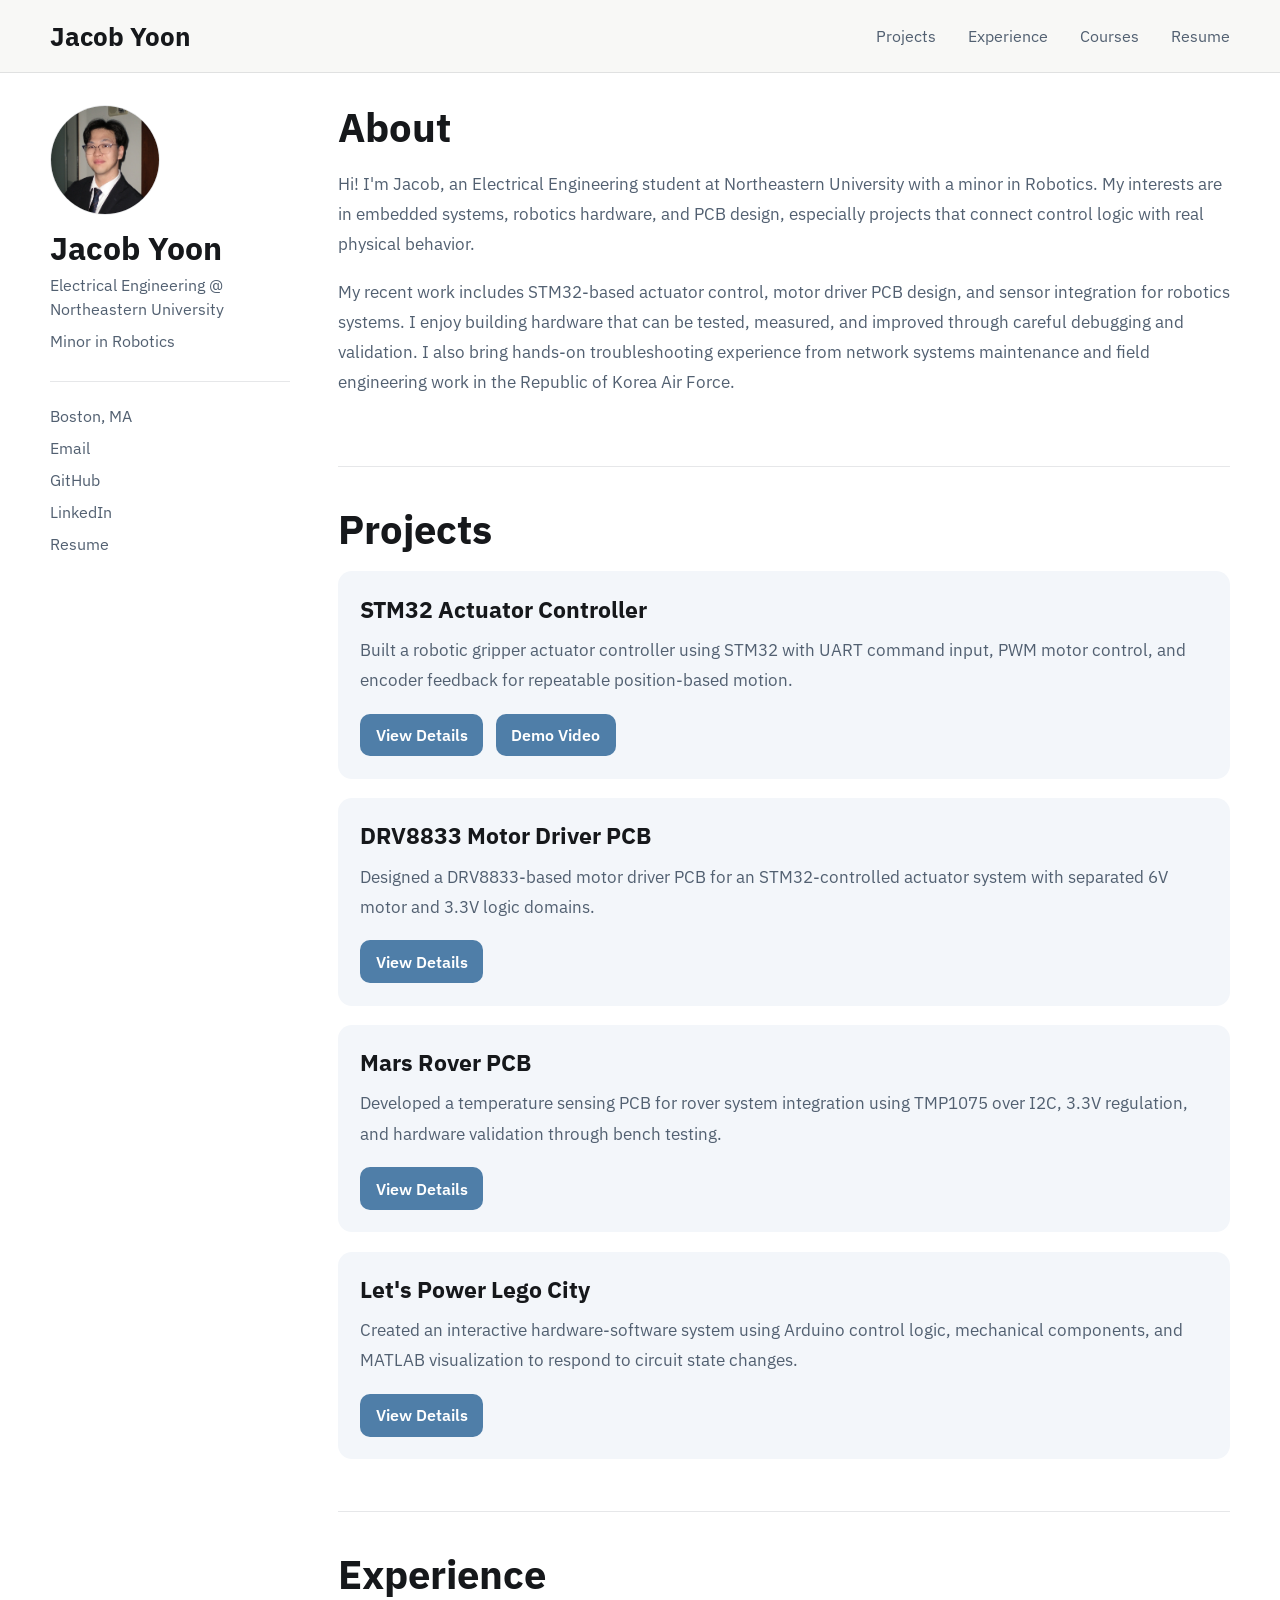
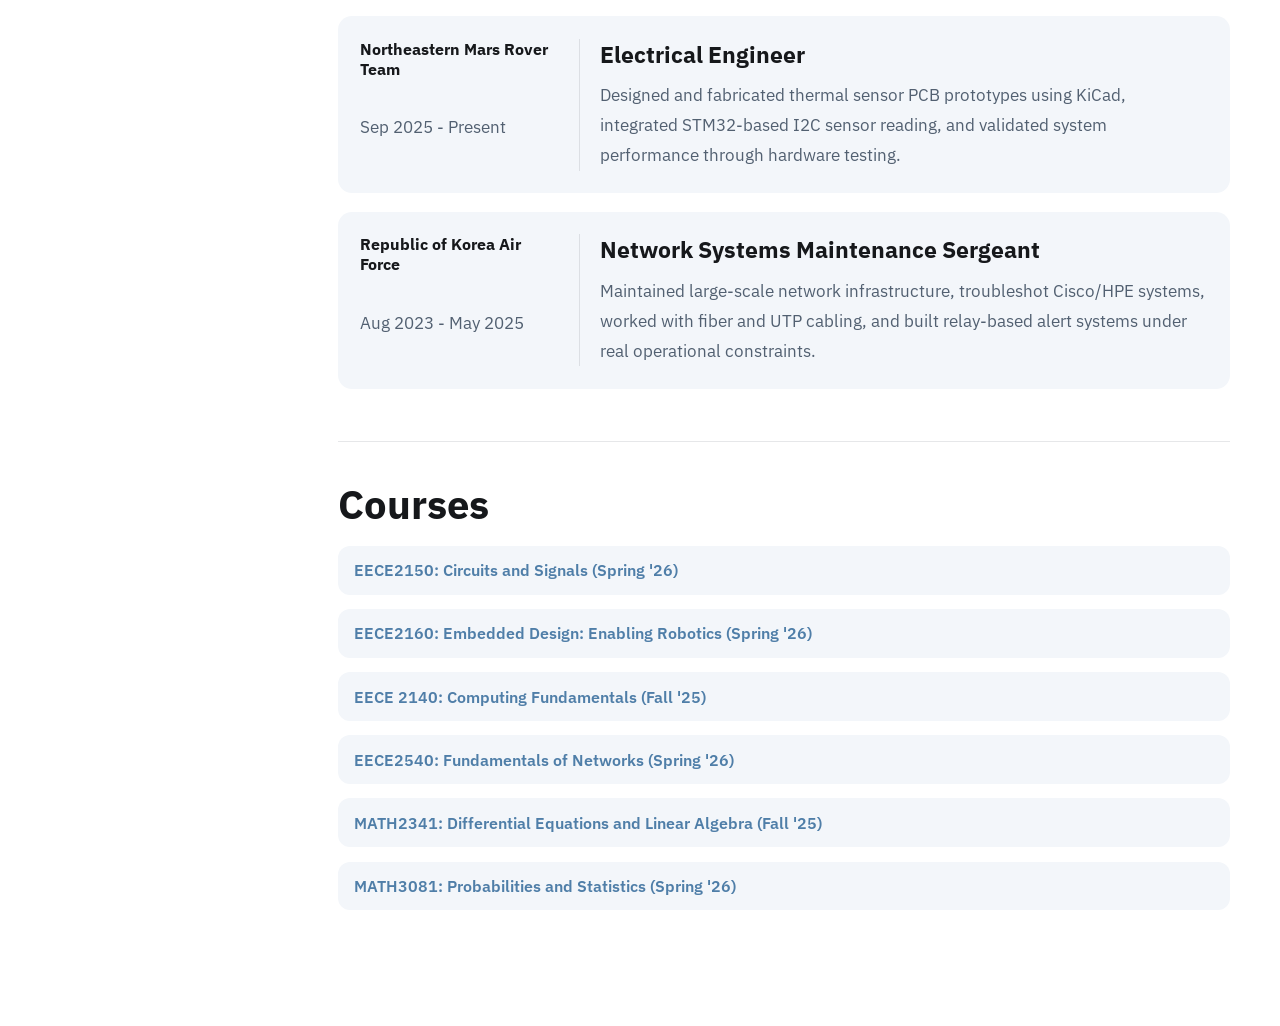
<file: index.html>
<!DOCTYPE html>
<html lang="en">
<head>
  <meta charset="UTF-8" />
  <meta name="viewport" content="width=device-width, initial-scale=1.0" />
  <title>Jacob Yoon | Embedded Systems Portfolio</title>
  <meta
    name="description"
    content="Portfolio of Jacob Yoon, an Electrical Engineering student focused on embedded systems, robotics hardware, and PCB design."
  />
  <link rel="preconnect" href="https://fonts.googleapis.com" />
  <link rel="preconnect" href="https://fonts.gstatic.com" crossorigin />
  <link
    href="https://fonts.googleapis.com/css2?family=IBM+Plex+Sans:wght@400;500;600;700&display=swap"
    rel="stylesheet"
  />
  <link rel="stylesheet" href="style.css" />
</head>
<body>
  <header class="topbar">
    <div class="topbar-inner">
      <a class="topbar-brand" href="#about">Jacob Yoon</a>
      <nav class="topbar-nav">
        <a href="#projects">Projects</a>
        <a href="#experience">Experience</a>
        <a href="#courses">Courses</a>
        <a href="Resume.pdf" target="_blank" rel="noreferrer">Resume</a>
      </nav>
    </div>
  </header>

  <div class="layout">
    <aside class="sidebar">
      <img
        src="images/profile.jpg"
        alt="Portrait of Jacob Yoon"
        class="profile-image"
      />

      <h1>Jacob Yoon</h1>
      <p class="sidebar-role">Electrical Engineering @ Northeastern University</p>
      <p class="sidebar-subrole">Minor in Robotics</p>

      <div class="sidebar-links">
        <p>Boston, MA</p>
        <a href="mailto:yoon.h@northeastern.edu">Email</a>
        <a href="https://github.com/your-github" target="_blank" rel="noreferrer">GitHub</a>
        <a href="https://www.linkedin.com/in/jacob-yoon-221444275" target="_blank" rel="noreferrer">LinkedIn</a>
        <a href="Resume.pdf" target="_blank" rel="noreferrer">Resume</a>
      </div>
    </aside>

    <main class="content">
      <section id="about" class="section">
        <h2>About</h2>
        <p class="lead">
          Hi! I'm Jacob, an Electrical Engineering student at Northeastern
          University with a minor in Robotics. My interests are in embedded
          systems, robotics hardware, and PCB design, especially projects that
          connect control logic with real physical behavior.
        </p>
        <p>
          My recent work includes STM32-based actuator control, motor driver PCB
          design, and sensor integration for robotics systems. I enjoy building
          hardware that can be tested, measured, and improved through careful
          debugging and validation. I also bring hands-on troubleshooting
          experience from network systems maintenance and field engineering work
          in the Republic of Korea Air Force.
        </p>
      </section>

      <section id="projects" class="section">
        <h2>Projects</h2>

        <article class="project-entry">
          
          <div class="project-body">
            <h3>STM32 Actuator Controller</h3>
            <p>
              Built a robotic gripper actuator controller using STM32 with UART
              command input, PWM motor control, and encoder feedback for
              repeatable position-based motion.
            </p>
            <div class="project-actions">
              <a href="projects/stm32-actuator.html">View Details</a>
              <a href="https://youtube.com/shorts/SIvFva_gntc" target="_blank" rel="noreferrer">Demo Video</a>
            </div>
          </div>
        </article>

        <article class="project-entry">
         
          <div class="project-body">
            <h3>DRV8833 Motor Driver PCB</h3>
            <p>
              Designed a DRV8833-based motor driver PCB for an STM32-controlled
              actuator system with separated 6V motor and 3.3V logic domains.
            </p>
            <div class="project-actions">
              <a href="projects/drv8833-pcb.html">View Details</a>
            </div>
          </div>
        </article>

        <article class="project-entry">
          
          <div class="project-body">
            <h3>Mars Rover PCB</h3>
            <p>
              Developed a temperature sensing PCB for rover system integration
              using TMP1075 over I2C, 3.3V regulation, and hardware validation
              through bench testing.
            </p>
            <div class="project-actions">
              <a href="projects/mars-rover-pcb.html">View Details</a>
            </div>
          </div>
        </article>

        <article class="project-entry">
          
          <div class="project-body">
            <h3>Let's Power Lego City</h3>
            <p>
              Created an interactive hardware-software system using Arduino
              control logic, mechanical components, and MATLAB visualization to
              respond to circuit state changes.
            </p>
            <div class="project-actions">
              <a href="projects/lego-city.html">View Details</a>
            </div>
          </div>
        </article>
      </section>

      <section id="experience" class="section">
        <h2>Experience</h2>

        <article class="experience-entry">
          <div class="experience-meta">
            <strong>Northeastern Mars Rover Team</strong>
            <span>Sep 2025 - Present</span>
          </div>
          <div class="experience-body">
            <h3>Electrical Engineer</h3>
            <p>
              Designed and fabricated thermal sensor PCB prototypes using KiCad,
              integrated STM32-based I2C sensor reading, and validated system
              performance through hardware testing.
            </p>
          </div>
        </article>

        <article class="experience-entry">
          <div class="experience-meta">
            <strong>Republic of Korea Air Force</strong>
            <span>Aug 2023 - May 2025</span>
          </div>
          <div class="experience-body">
            <h3>Network Systems Maintenance Sergeant</h3>
            <p>
              Maintained large-scale network infrastructure, troubleshot
              Cisco/HPE systems, worked with fiber and UTP cabling, and built
              relay-based alert systems under real operational constraints.
            </p>
          </div>
        </article>
      </section>

      <section id="courses" class="section">
        <h2>Courses</h2>
        <div class="course-list">
          <details class="course-item">
            <summary>EECE2150: Circuits and Signals (Spring '26)</summary>
            <p>
              Studied circuit behavior, signal analysis, and the core principles
              used to understand electrical systems in both time and frequency domains.
            </p>
          </details>

          <details class="course-item">
            <summary>EECE2160: Embedded Design: Enabling Robotics (Spring '26)</summary>
            <p>
              Worked with embedded systems concepts including microcontrollers,
              hardware interfacing, and low-level control for real devices.
            </p>
          </details>

          <details class="course-item">
            <summary>EECE 2140: Computing Fundamentals (Fall '25)</summary>
            <p>
              Built a foundation in programming, problem solving, and the core
              logic used across software and embedded development.
            </p>
          </details>

          <details class="course-item">
            <summary>EECE2540: Fundamentals of Networks (Spring '26)</summary>
            <p>
              Learned the basics of network architecture, communication systems,
              and practical networking concepts that support reliable infrastructure.
            </p>
          </details>

          <details class="course-item">
            <summary>MATH2341: Differential Equations and Linear Algebra (Fall '25)</summary>
            <p>
              Studies ordinary differential equations, their applications, 
              and techniques for solving them including numerical methods
              (through computer labs using MS Excel and MATLAB), Laplace transforms,
              and linear algebra. Topics include linear and nonlinear first- and second-order
              equations and applications include electrical and mechanical systems, forced oscillation,
              and resonance. Topics from linear algebra, such as matrices, row-reduction, vector spaces,
              and eigenvalues/eigenvectors, are developed and applied to systems of differential equations.
            </p>
          </details>
          
          <details class="course-item">
            <summary>MATH3081: Probabilities and Statistics (Spring '26)</summary>
            <p>
              Focuses on probability theory. Topics include sample space; 
              conditional probability and independence; discrete and continuous probability distribution
              for one and for several random variables; expectation; variance; special distributions 
              including binomial, Poisson, and normal distributions; law of large numbers; 
              and central limit theorem. Also introduces basic statistical theory including estimation
              of parameters, confidence intervals, and hypothesis testing.
            </p>
          </details>
        </div>
      </section>
    </main>
  </div>
</body>
</html>
</file>
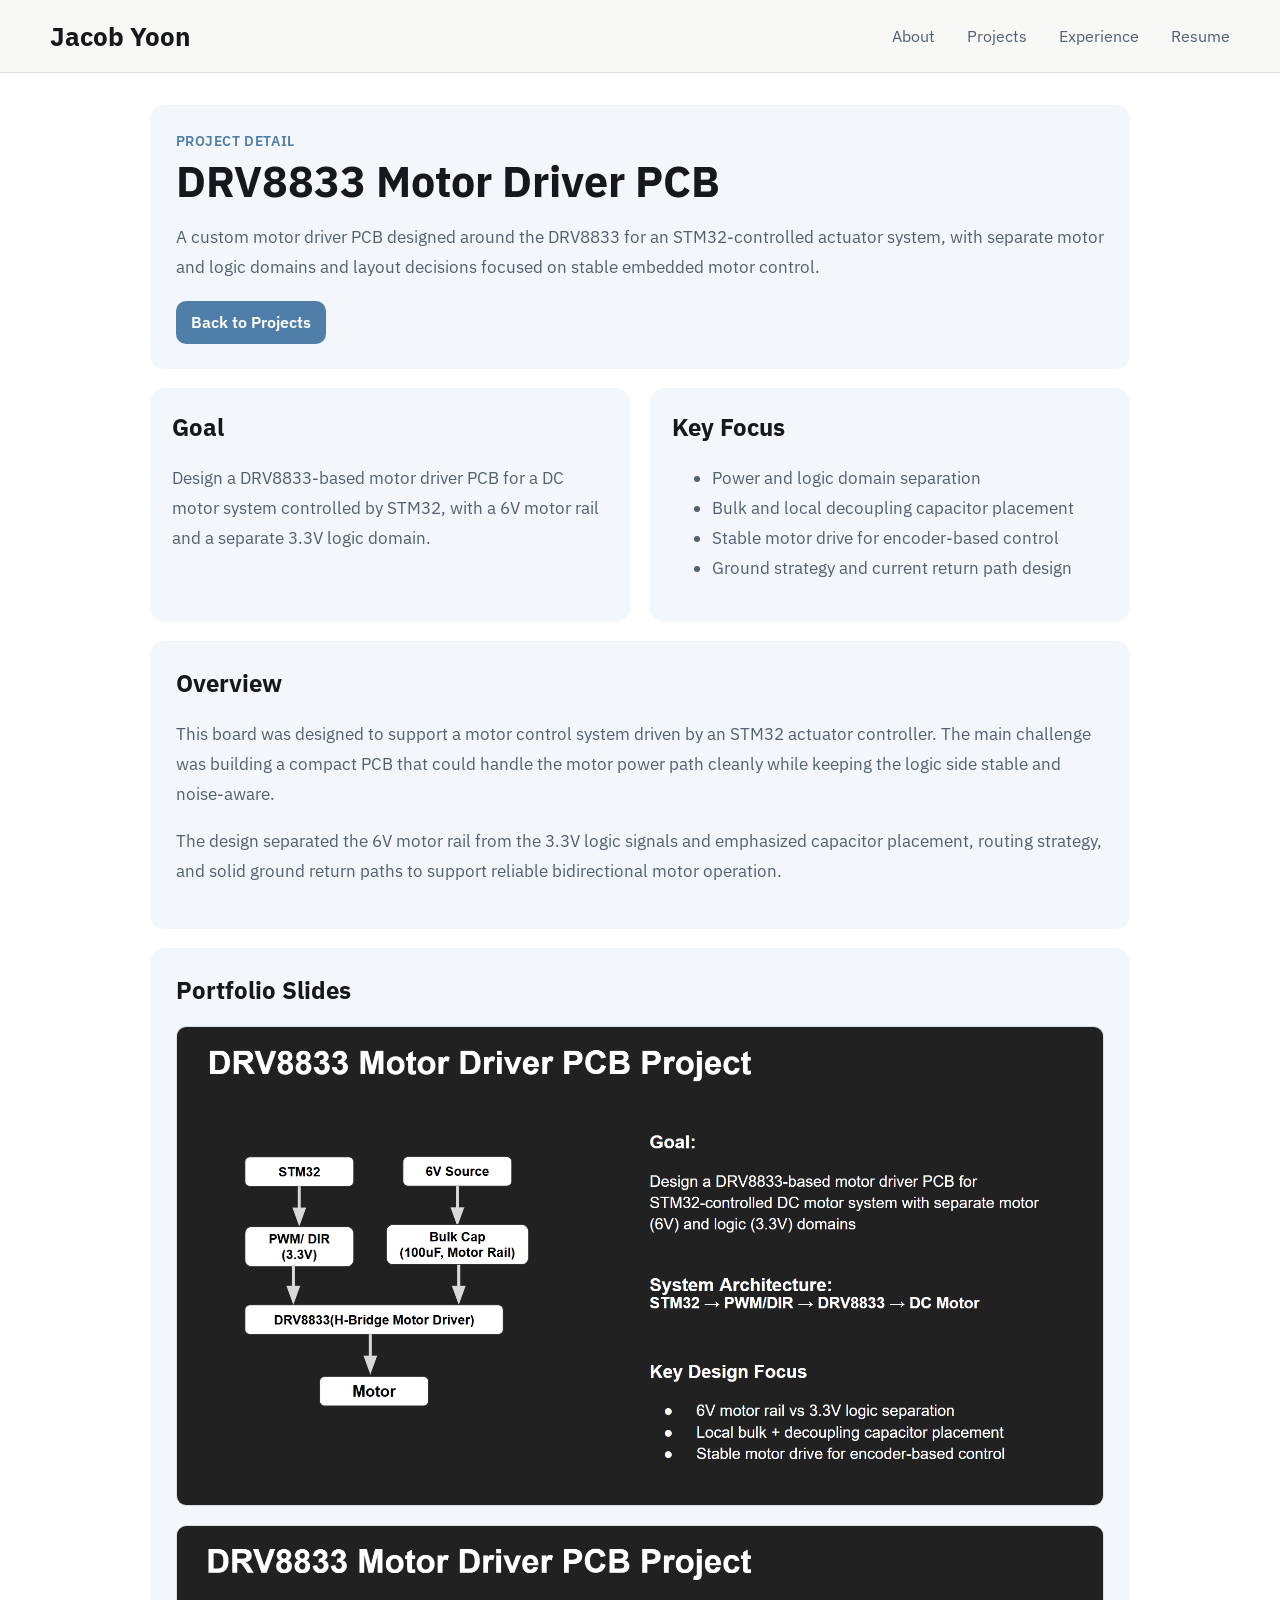
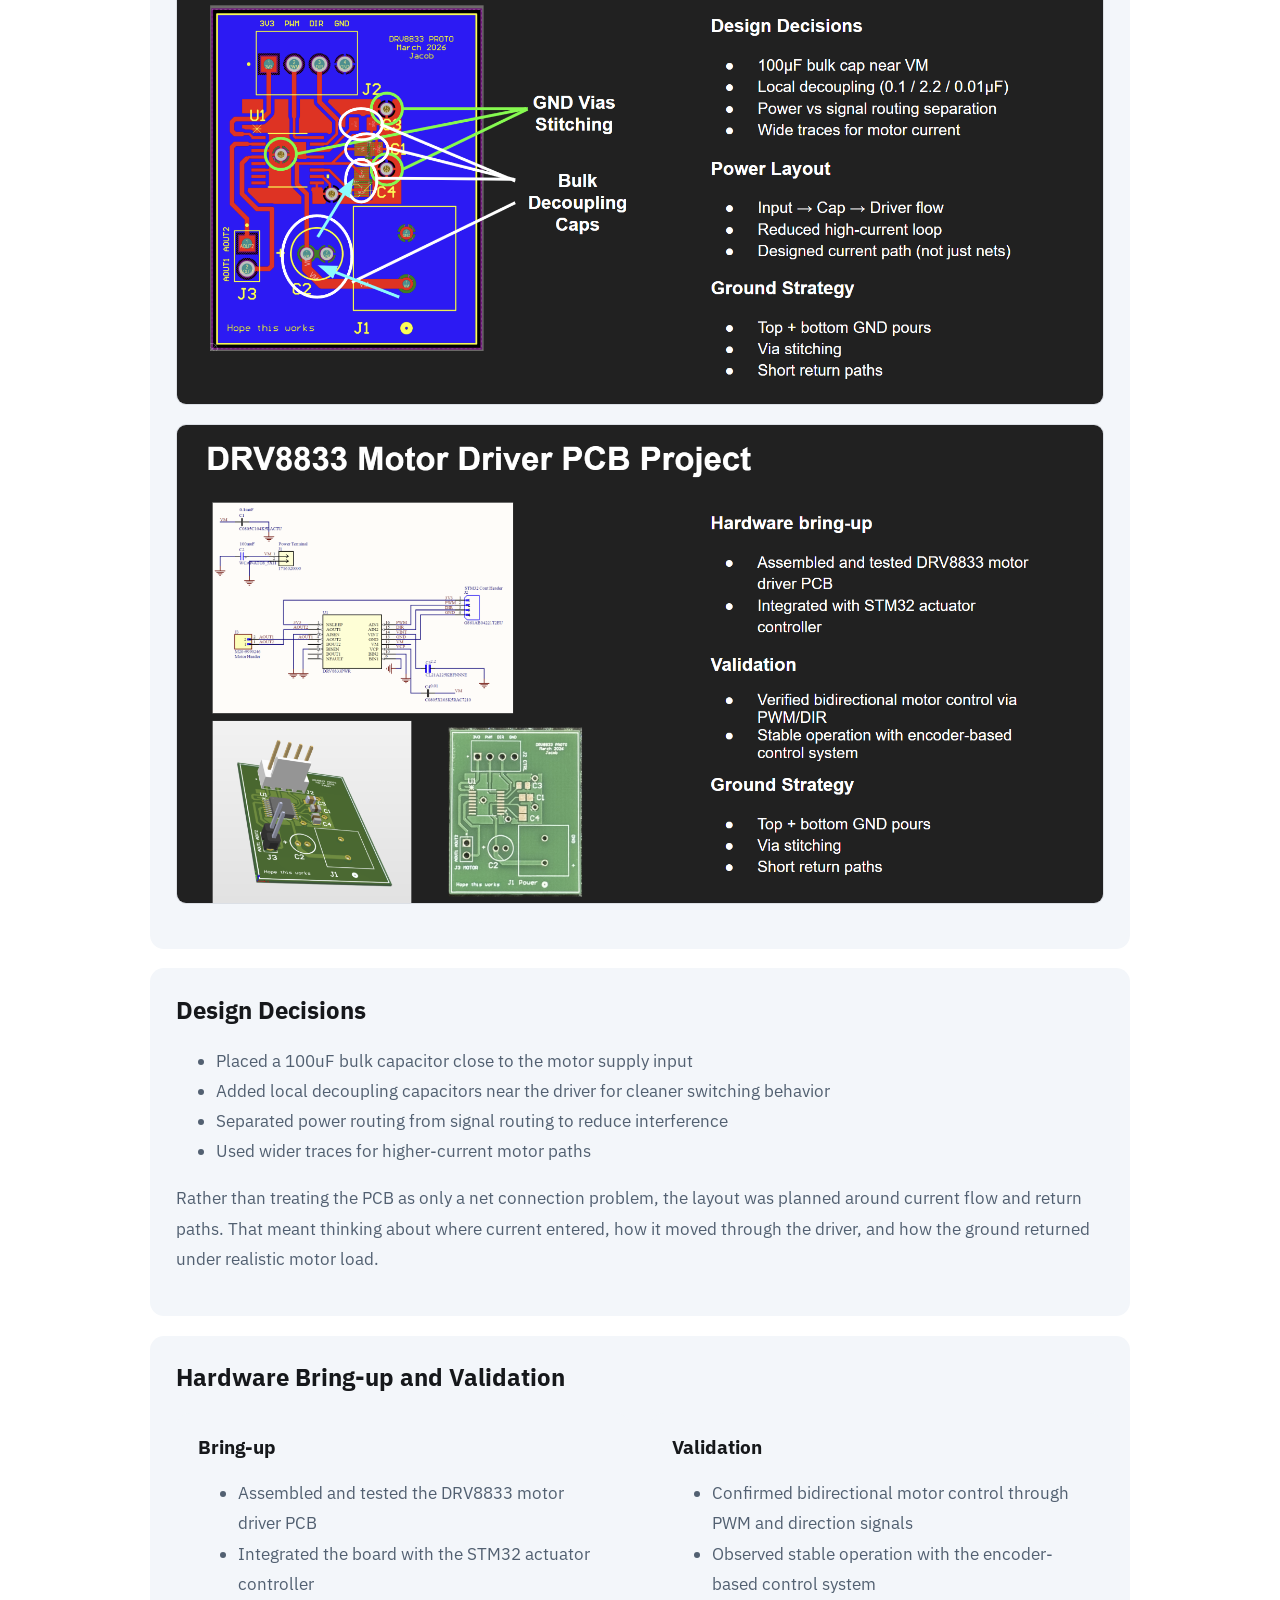
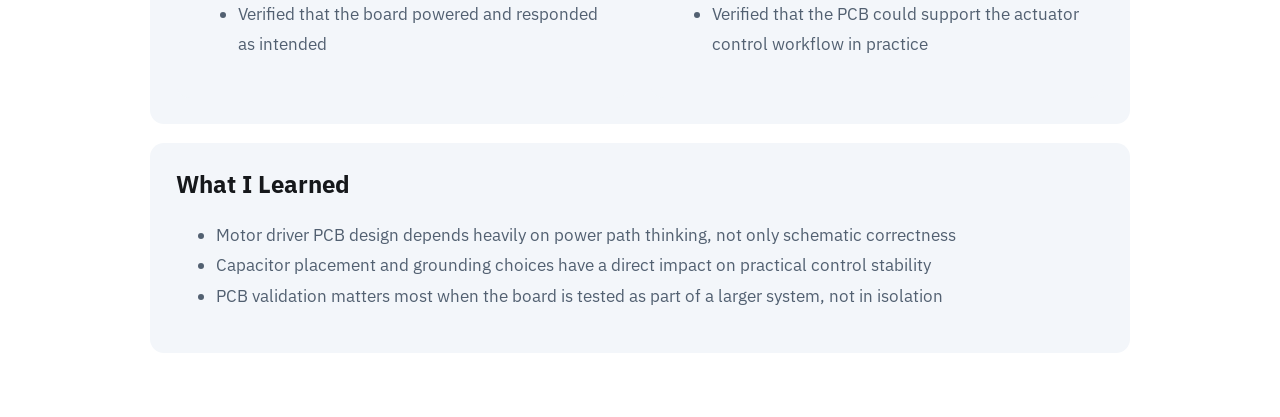
<file: projects/drv8833-pcb.html>
<!DOCTYPE html>
<html lang="en">
<head>
  <meta charset="UTF-8" />
  <meta name="viewport" content="width=device-width, initial-scale=1.0" />
  <title>DRV8833 Motor Driver PCB | Jacob Yoon</title>
  <link rel="preconnect" href="https://fonts.googleapis.com" />
  <link rel="preconnect" href="https://fonts.gstatic.com" crossorigin />
  <link
    href="https://fonts.googleapis.com/css2?family=IBM+Plex+Sans:wght@400;500;600;700&display=swap"
    rel="stylesheet"
  />
  <link rel="stylesheet" href="../style.css" />
</head>
<body>
  <header class="topbar">
    <div class="topbar-inner">
      <a class="topbar-brand" href="../index.html#projects">Jacob Yoon</a>
      <nav class="topbar-nav">
        <a href="../index.html#about">About</a>
        <a href="../index.html#projects">Projects</a>
        <a href="../index.html#experience">Experience</a>
        <a href="../Resume.pdf" target="_blank" rel="noreferrer">Resume</a>
      </nav>
    </div>
  </header>
  <main class="project-page">
    <section class="project-hero">
      <p class="project-kicker">Project Detail</p>
      <h1>DRV8833 Motor Driver PCB</h1>
      <p class="project-intro">
        A custom motor driver PCB designed around the DRV8833 for an
        STM32-controlled actuator system, with separate motor and logic domains
        and layout decisions focused on stable embedded motor control.
      </p>
      <div class="project-actions">
        <a href="../index.html#projects">Back to Projects</a>
      </div>
    </section>

    <section class="detail-grid">
      <article class="detail-card">
        <h2>Goal</h2>
        <p>
          Design a DRV8833-based motor driver PCB for a DC motor system
          controlled by STM32, with a 6V motor rail and a separate 3.3V logic
          domain.
        </p>
      </article>

      <article class="detail-card">
        <h2>Key Focus</h2>
        <ul>
          <li>Power and logic domain separation</li>
          <li>Bulk and local decoupling capacitor placement</li>
          <li>Stable motor drive for encoder-based control</li>
          <li>Ground strategy and current return path design</li>
        </ul>
      </article>
    </section>

    <section class="detail-section">
      <h2>Overview</h2>
      
      <p>
        This board was designed to support a motor control system driven by an
        STM32 actuator controller. The main challenge was building a compact PCB
        that could handle the motor power path cleanly while keeping the logic
        side stable and noise-aware.
      </p>
      <p>
        The design separated the 6V motor rail from the 3.3V logic signals and
        emphasized capacitor placement, routing strategy, and solid ground
        return paths to support reliable bidirectional motor operation.
      </p>
    </section>

    <section class="detail-section">
      <h2>Portfolio Slides</h2>
      <img
        src="../images/drv8833-overview-slide.png"
        alt="DRV8833 overview slide"
        class="detail-image"
      />
      <img
        src="../images/drv8833-layout-slide.png"
        alt="DRV8833 PCB layout decisions slide"
        class="detail-image"
      />
      <img
        src="../images/drv8833-validation-slide.png"
        alt="DRV8833 hardware bring-up and validation slide"
        class="detail-image"
      />
  
    </section>

    <section class="detail-section">
      <h2>Design Decisions</h2>
      <ul>
        <li>Placed a 100uF bulk capacitor close to the motor supply input</li>
        <li>Added local decoupling capacitors near the driver for cleaner switching behavior</li>
        <li>Separated power routing from signal routing to reduce interference</li>
        <li>Used wider traces for higher-current motor paths</li>
      </ul>
      <p>
        Rather than treating the PCB as only a net connection problem, the
        layout was planned around current flow and return paths. That meant
        thinking about where current entered, how it moved through the driver,
        and how the ground returned under realistic motor load.
      </p>
    </section>

    <section class="detail-section">
      <h2>Hardware Bring-up and Validation</h2>
      <div class="detail-grid">
        <article class="detail-card">
          <h3>Bring-up</h3>
          <ul>
            <li>Assembled and tested the DRV8833 motor driver PCB</li>
            <li>Integrated the board with the STM32 actuator controller</li>
            <li>Verified that the board powered and responded as intended</li>
          </ul>
        </article>

        <article class="detail-card">
          <h3>Validation</h3>
          <ul>
            <li>Confirmed bidirectional motor control through PWM and direction signals</li>
            <li>Observed stable operation with the encoder-based control system</li>
            <li>Verified that the PCB could support the actuator control workflow in practice</li>
          </ul>
        </article>
      </div>
    </section>

    <section class="detail-section">
      <h2>What I Learned</h2>
      <ul>
        <li>Motor driver PCB design depends heavily on power path thinking, not only schematic correctness</li>
        <li>Capacitor placement and grounding choices have a direct impact on practical control stability</li>
        <li>PCB validation matters most when the board is tested as part of a larger system, not in isolation</li>
      </ul>
    </section>
  </main>
</body>
</html>
</file>
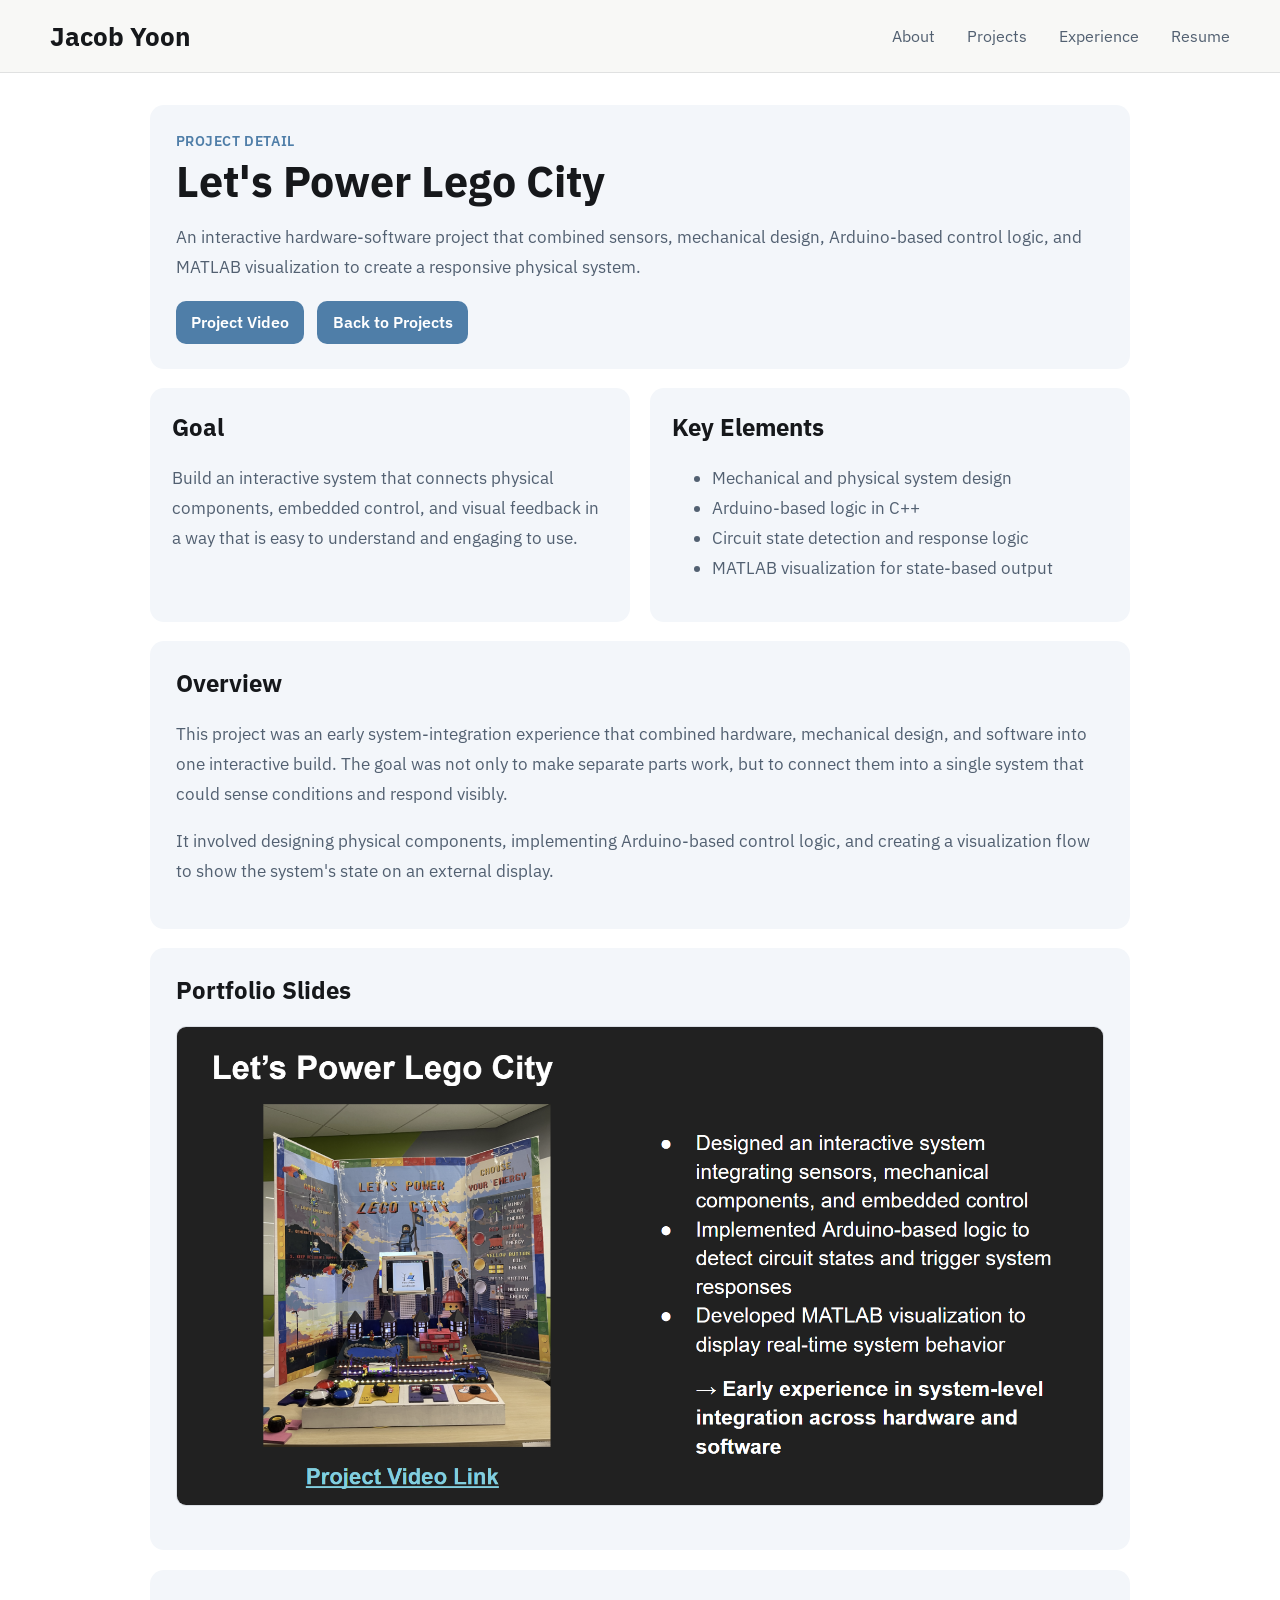
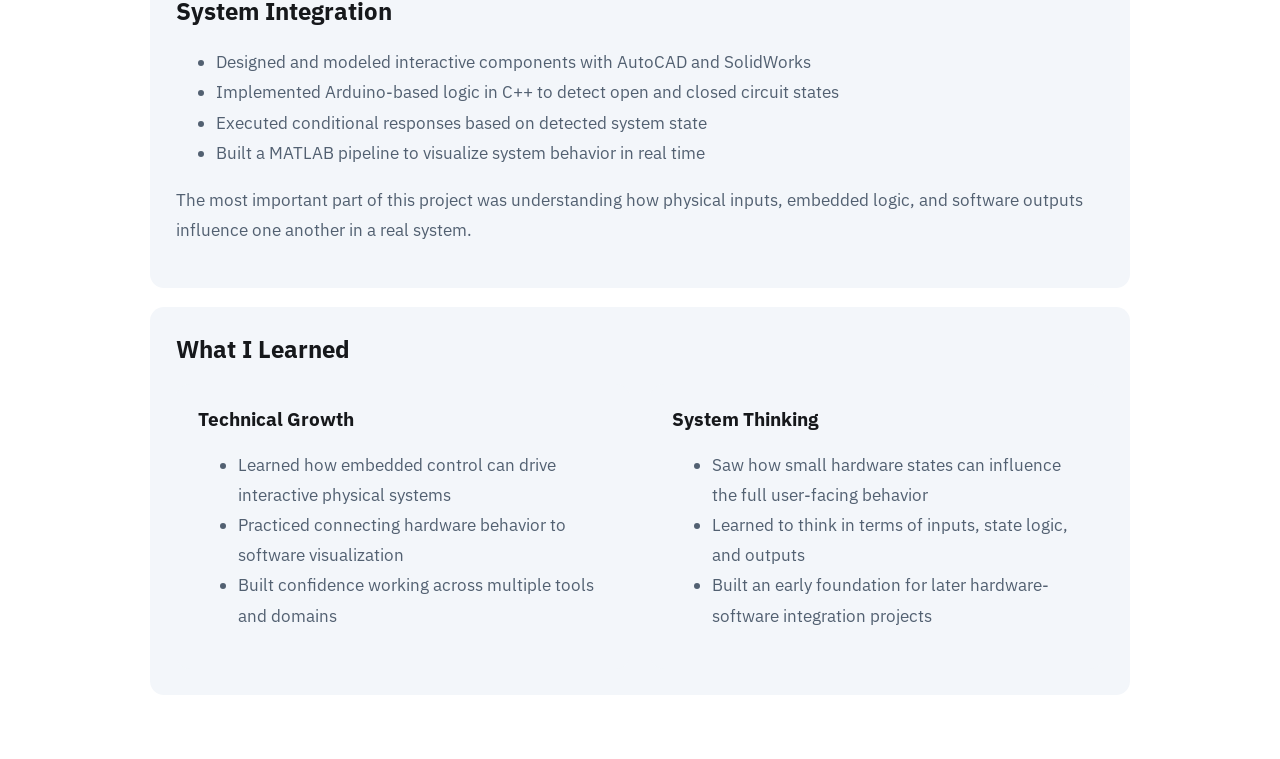
<file: projects/lego-city.html>
<!DOCTYPE html>
<html lang="en">
<head>
  <meta charset="UTF-8" />
  <meta name="viewport" content="width=device-width, initial-scale=1.0" />
  <title>Let's Power Lego City | Jacob Yoon</title>
  <link rel="preconnect" href="https://fonts.googleapis.com" />
  <link rel="preconnect" href="https://fonts.gstatic.com" crossorigin />
  <link
    href="https://fonts.googleapis.com/css2?family=IBM+Plex+Sans:wght@400;500;600;700&display=swap"
    rel="stylesheet"
  />
  <link rel="stylesheet" href="../style.css" />
</head>
<body>
  <header class="topbar">
    <div class="topbar-inner">
      <a class="topbar-brand" href="../index.html#projects">Jacob Yoon</a>
      <nav class="topbar-nav">
        <a href="../index.html#about">About</a>
        <a href="../index.html#projects">Projects</a>
        <a href="../index.html#experience">Experience</a>
        <a href="../Resume.pdf" target="_blank" rel="noreferrer">Resume</a>
      </nav>
    </div>
  </header>
  <main class="project-page">
    <section class="project-hero">
      <p class="project-kicker">Project Detail</p>
      <h1>Let's Power Lego City</h1>
      <p class="project-intro">
        An interactive hardware-software project that combined sensors,
        mechanical design, Arduino-based control logic, and MATLAB visualization
        to create a responsive physical system.
      </p>
      <div class="project-actions">
        <a href="https://youtu.be/d8DvZ56sjuE" target="_blank" rel="noreferrer">Project Video</a>
        <a href="../index.html#projects">Back to Projects</a>
      </div>
    </section>

    <section class="detail-grid">
      <article class="detail-card">
        <h2>Goal</h2>
        <p>
          Build an interactive system that connects physical components,
          embedded control, and visual feedback in a way that is easy to
          understand and engaging to use.
        </p>
      </article>

      <article class="detail-card">
        <h2>Key Elements</h2>
        <ul>
          <li>Mechanical and physical system design</li>
          <li>Arduino-based logic in C++</li>
          <li>Circuit state detection and response logic</li>
          <li>MATLAB visualization for state-based output</li>
        </ul>
      </article>
    </section>

    <section class="detail-section">
      <h2>Overview</h2>
      
      <p>
        This project was an early system-integration experience that combined
        hardware, mechanical design, and software into one interactive build.
        The goal was not only to make separate parts work, but to connect them
        into a single system that could sense conditions and respond visibly.
      </p>
      <p>
        It involved designing physical components, implementing Arduino-based
        control logic, and creating a visualization flow to show the system's
        state on an external display.
      </p>
    </section>

    <section class="detail-section">
      <h2>Portfolio Slides</h2>
      <img
        src="../images/lego-overview-slide.png"
        alt="Let's Power Lego City slide"
        class="detail-image"
      />
    </section>

    <section class="detail-section">
      <h2>System Integration</h2>
      <ul>
        <li>Designed and modeled interactive components with AutoCAD and SolidWorks</li>
        <li>Implemented Arduino-based logic in C++ to detect open and closed circuit states</li>
        <li>Executed conditional responses based on detected system state</li>
        <li>Built a MATLAB pipeline to visualize system behavior in real time</li>
      </ul>
      <p>
        The most important part of this project was understanding how physical
        inputs, embedded logic, and software outputs influence one another in a
        real system.
      </p>
    </section>

    <section class="detail-section">
      <h2>What I Learned</h2>
      <div class="detail-grid">
        <article class="detail-card">
          <h3>Technical Growth</h3>
          <ul>
            <li>Learned how embedded control can drive interactive physical systems</li>
            <li>Practiced connecting hardware behavior to software visualization</li>
            <li>Built confidence working across multiple tools and domains</li>
          </ul>
        </article>

        <article class="detail-card">
          <h3>System Thinking</h3>
          <ul>
            <li>Saw how small hardware states can influence the full user-facing behavior</li>
            <li>Learned to think in terms of inputs, state logic, and outputs</li>
            <li>Built an early foundation for later hardware-software integration projects</li>
          </ul>
        </article>
      </div>
    </section>
  </main>
</body>
</html>
</file>
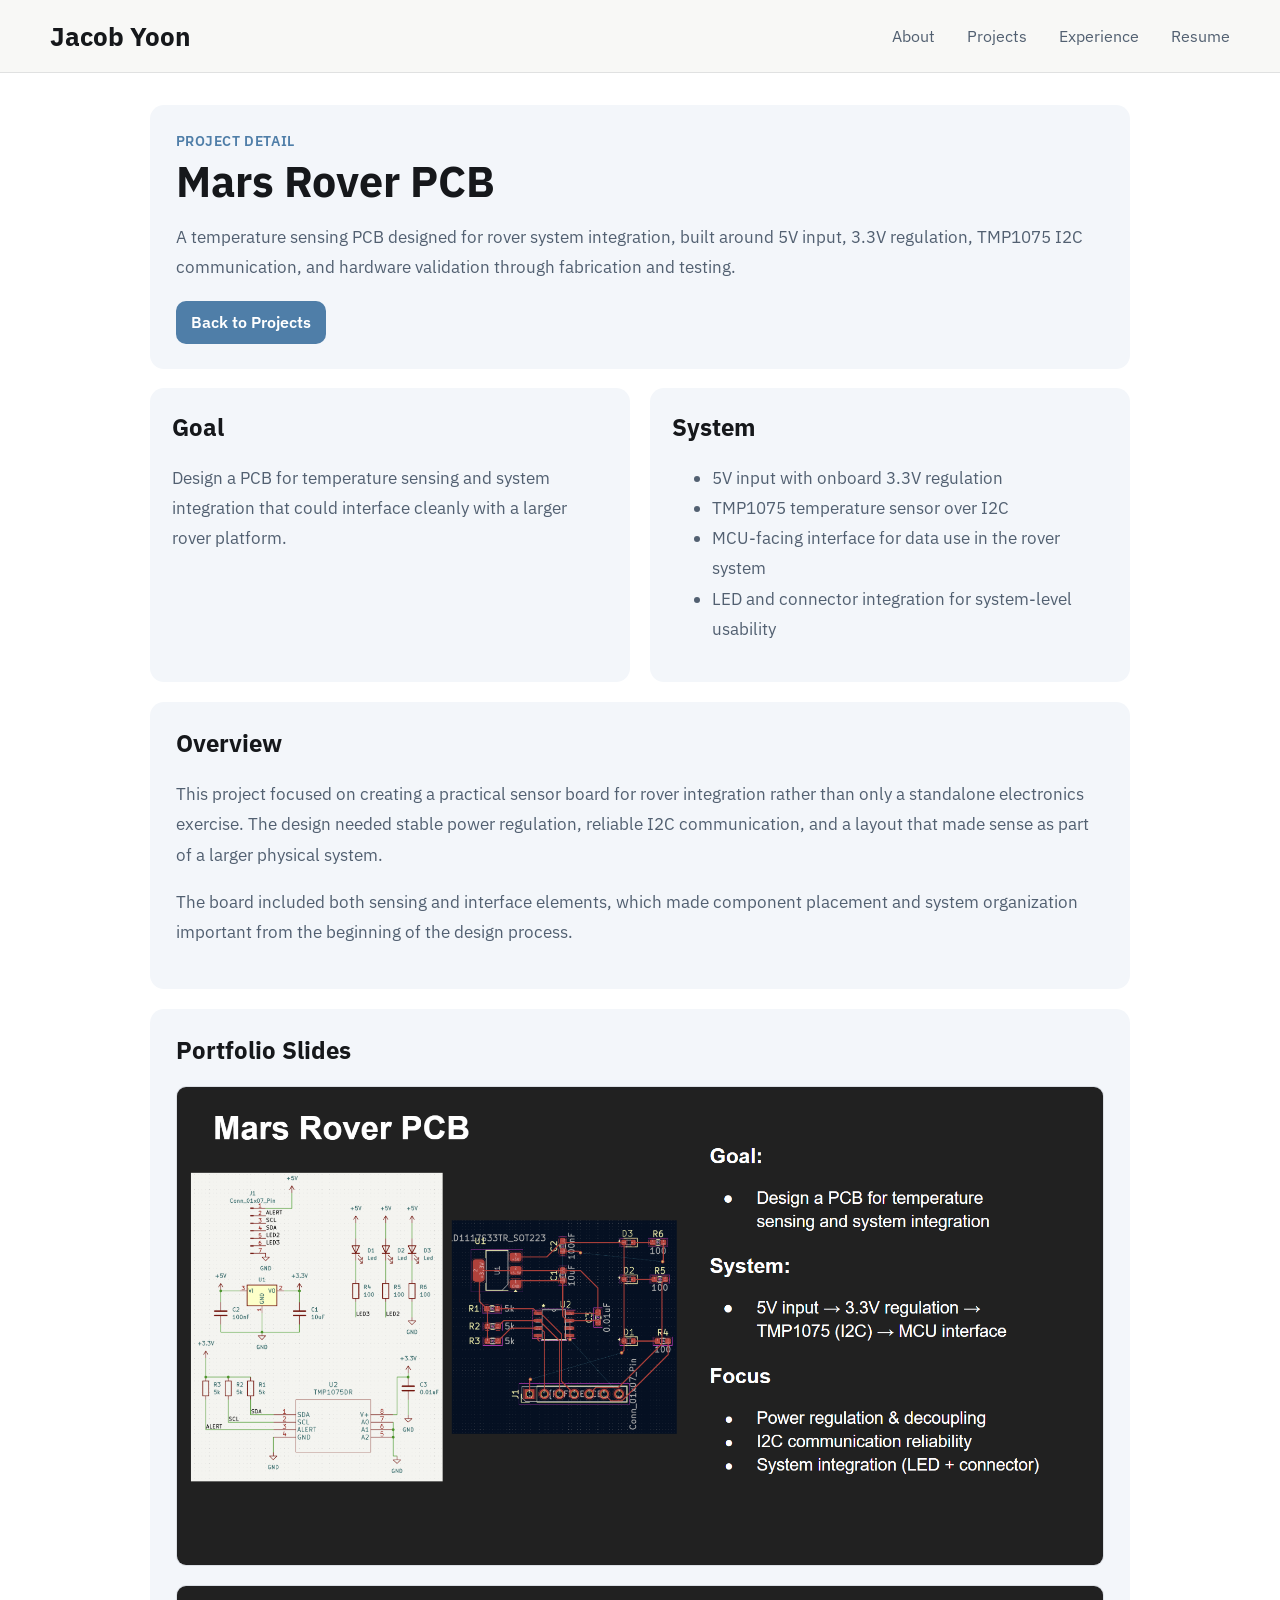
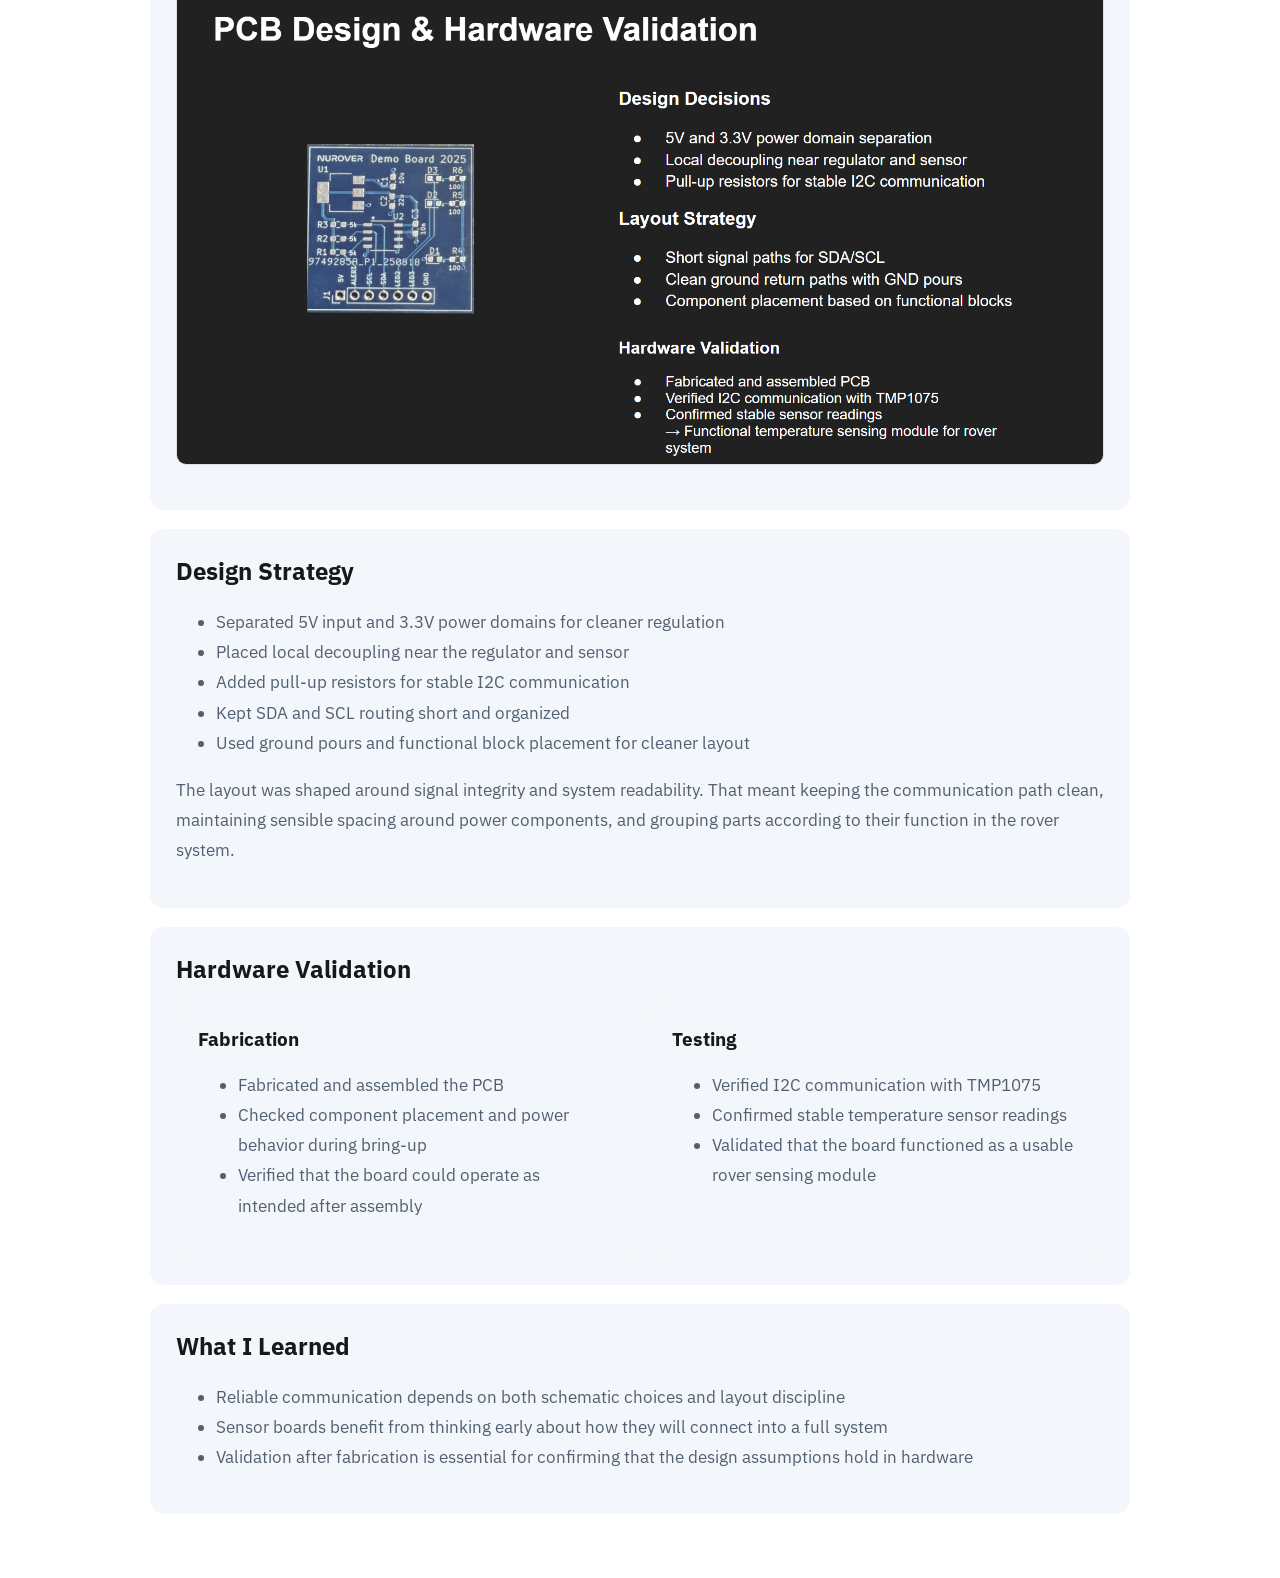
<file: projects/mars-rover-pcb.html>
<!DOCTYPE html>
<html lang="en">
<head>
  <meta charset="UTF-8" />
  <meta name="viewport" content="width=device-width, initial-scale=1.0" />
  <title>Mars Rover PCB | Jacob Yoon</title>
  <link rel="preconnect" href="https://fonts.googleapis.com" />
  <link rel="preconnect" href="https://fonts.gstatic.com" crossorigin />
  <link
    href="https://fonts.googleapis.com/css2?family=IBM+Plex+Sans:wght@400;500;600;700&display=swap"
    rel="stylesheet"
  />
  <link rel="stylesheet" href="../style.css" />
</head>
<body>
  <header class="topbar">
    <div class="topbar-inner">
      <a class="topbar-brand" href="../index.html#projects">Jacob Yoon</a>
      <nav class="topbar-nav">
        <a href="../index.html#about">About</a>
        <a href="../index.html#projects">Projects</a>
        <a href="../index.html#experience">Experience</a>
        <a href="../Resume.pdf" target="_blank" rel="noreferrer">Resume</a>
      </nav>
    </div>
  </header>
  <main class="project-page">
    <section class="project-hero">
      <p class="project-kicker">Project Detail</p>
      <h1>Mars Rover PCB</h1>
      <p class="project-intro">
        A temperature sensing PCB designed for rover system integration, built
        around 5V input, 3.3V regulation, TMP1075 I2C communication, and
        hardware validation through fabrication and testing.
      </p>
      <div class="project-actions">
        <a href="../index.html#projects">Back to Projects</a>
      </div>
    </section>

    <section class="detail-grid">
      <article class="detail-card">
        <h2>Goal</h2>
        <p>
          Design a PCB for temperature sensing and system integration that could
          interface cleanly with a larger rover platform.
        </p>
      </article>

      <article class="detail-card">
        <h2>System</h2>
        <ul>
          <li>5V input with onboard 3.3V regulation</li>
          <li>TMP1075 temperature sensor over I2C</li>
          <li>MCU-facing interface for data use in the rover system</li>
          <li>LED and connector integration for system-level usability</li>
        </ul>
      </article>
    </section>

    <section class="detail-section">
      <h2>Overview</h2>
      
      <p>
        This project focused on creating a practical sensor board for rover
        integration rather than only a standalone electronics exercise. The
        design needed stable power regulation, reliable I2C communication, and
        a layout that made sense as part of a larger physical system.
      </p>
      <p>
        The board included both sensing and interface elements, which made
        component placement and system organization important from the beginning
        of the design process.
      </p>
    </section>

    <section class="detail-section">
      <h2>Portfolio Slides</h2>
      <img
        src="../images/mars-overview-slide.png"
        alt="Mars Rover PCB overview slide"
        class="detail-image"
      />
      <img
        src="../images/mars-validation-slide.png"
        alt="Mars Rover PCB validation slide"
        class="detail-image"
      />

    </section>

    <section class="detail-section">
      <h2>Design Strategy</h2>
      <ul>
        <li>Separated 5V input and 3.3V power domains for cleaner regulation</li>
        <li>Placed local decoupling near the regulator and sensor</li>
        <li>Added pull-up resistors for stable I2C communication</li>
        <li>Kept SDA and SCL routing short and organized</li>
        <li>Used ground pours and functional block placement for cleaner layout</li>
      </ul>
      <p>
        The layout was shaped around signal integrity and system readability.
        That meant keeping the communication path clean, maintaining sensible
        spacing around power components, and grouping parts according to their
        function in the rover system.
      </p>
    </section>

    <section class="detail-section">
      <h2>Hardware Validation</h2>
      <div class="detail-grid">
        <article class="detail-card">
          <h3>Fabrication</h3>
          <ul>
            <li>Fabricated and assembled the PCB</li>
            <li>Checked component placement and power behavior during bring-up</li>
            <li>Verified that the board could operate as intended after assembly</li>
          </ul>
        </article>

        <article class="detail-card">
          <h3>Testing</h3>
          <ul>
            <li>Verified I2C communication with TMP1075</li>
            <li>Confirmed stable temperature sensor readings</li>
            <li>Validated that the board functioned as a usable rover sensing module</li>
          </ul>
        </article>
      </div>
    </section>

    <section class="detail-section">
      <h2>What I Learned</h2>
      <ul>
        <li>Reliable communication depends on both schematic choices and layout discipline</li>
        <li>Sensor boards benefit from thinking early about how they will connect into a full system</li>
        <li>Validation after fabrication is essential for confirming that the design assumptions hold in hardware</li>
      </ul>
    </section>
  </main>
</body>
</html>
</file>
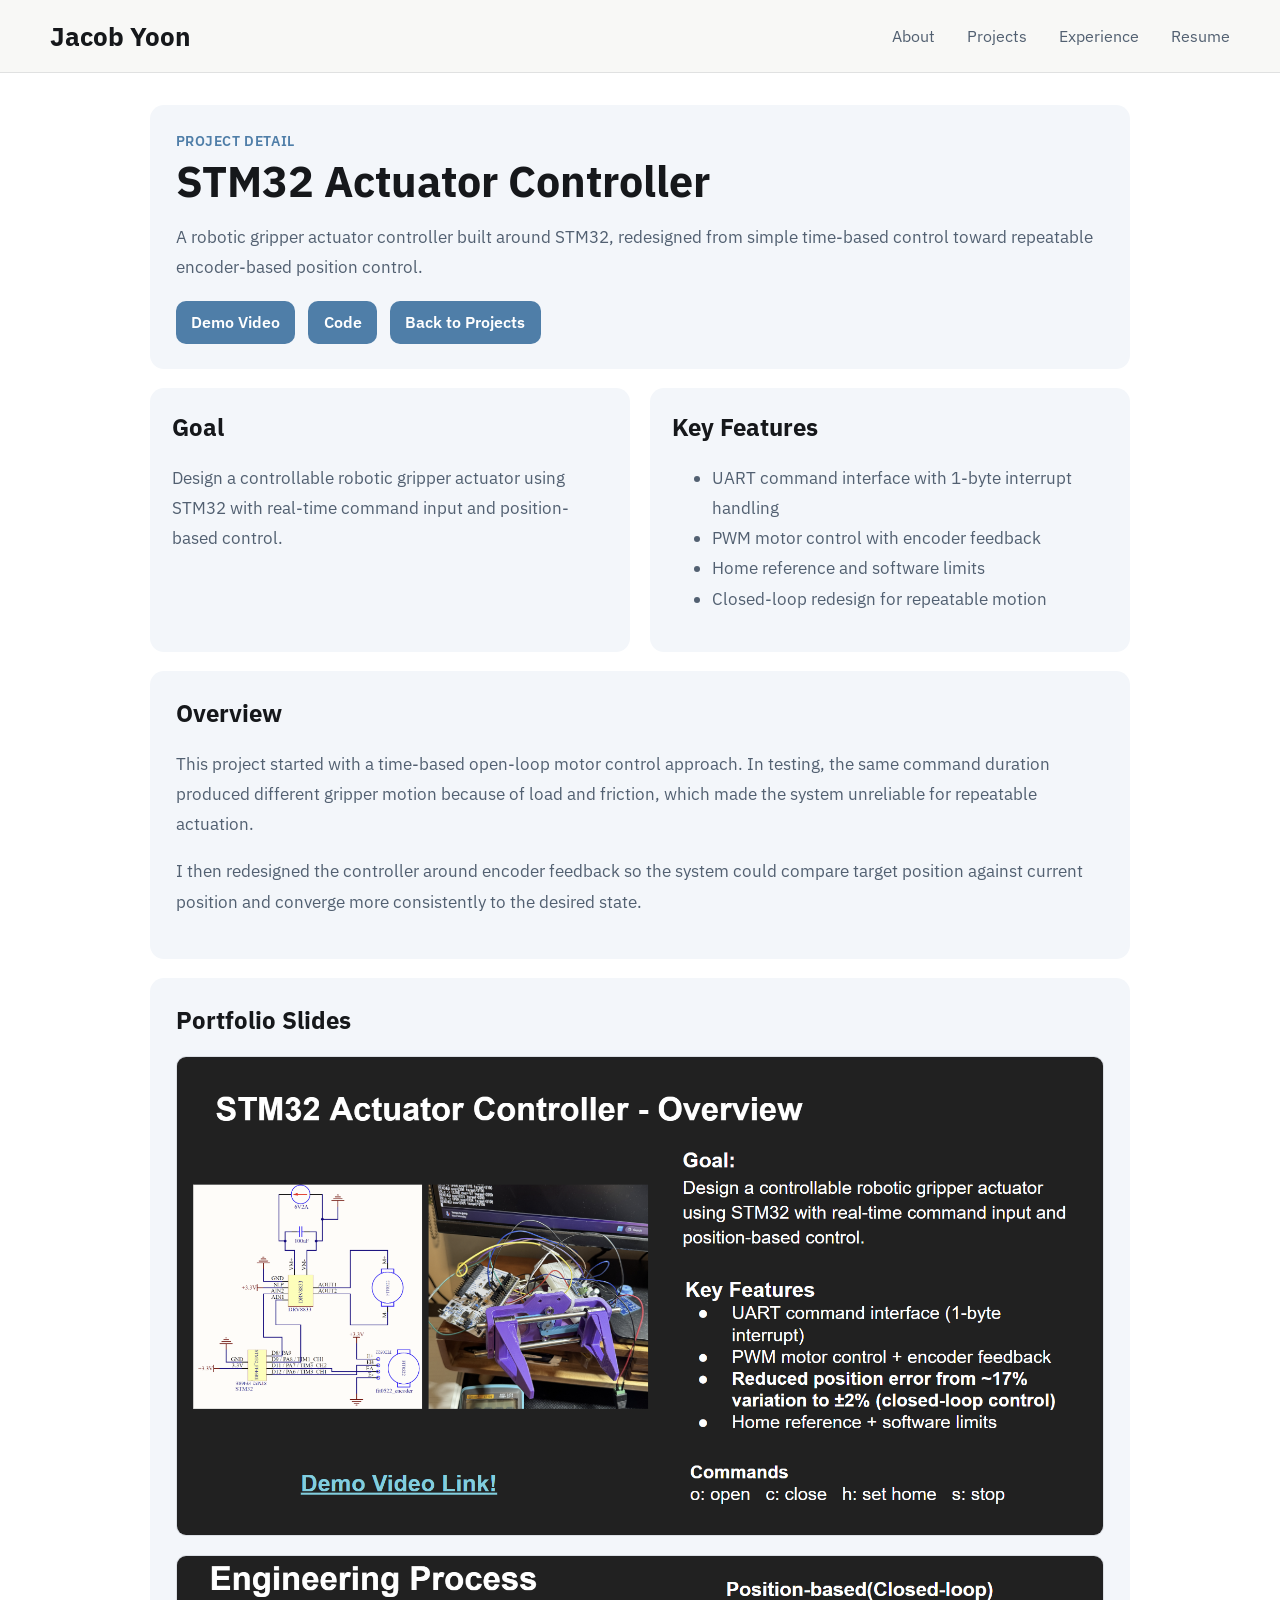
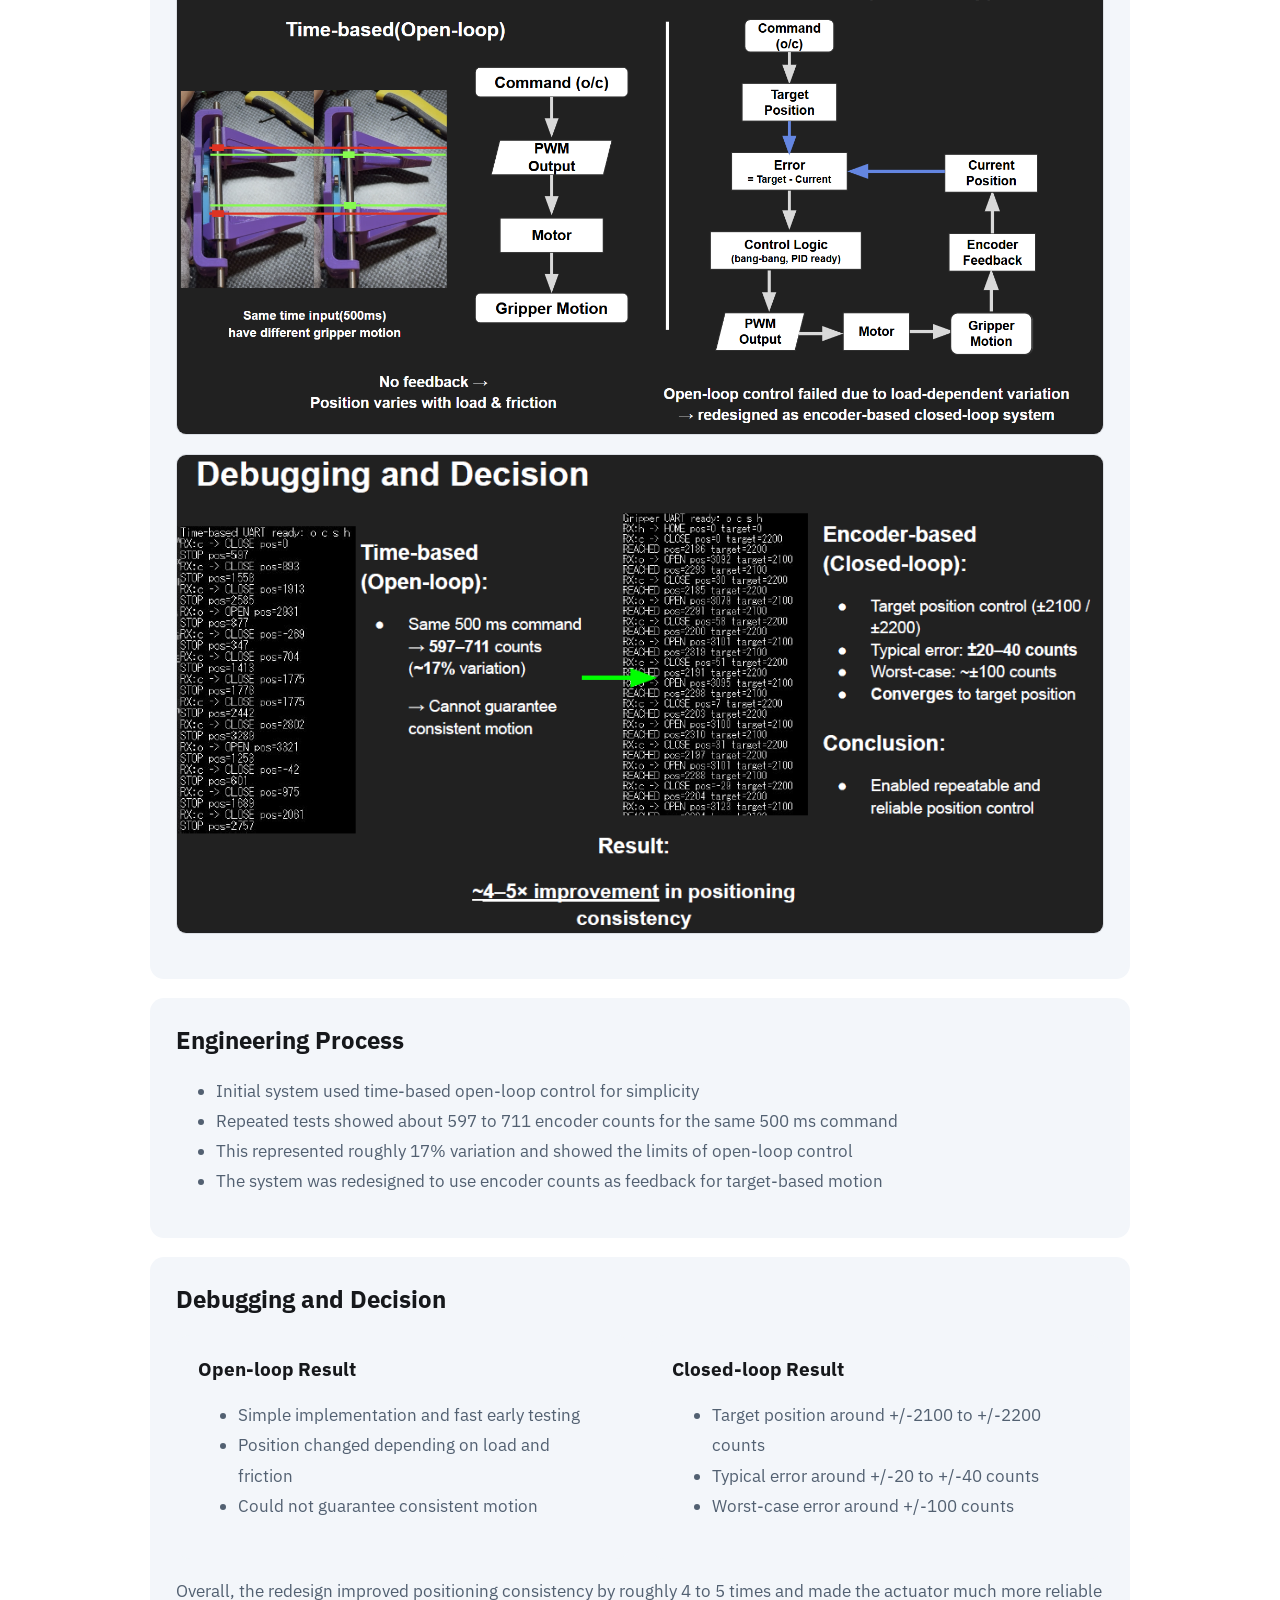
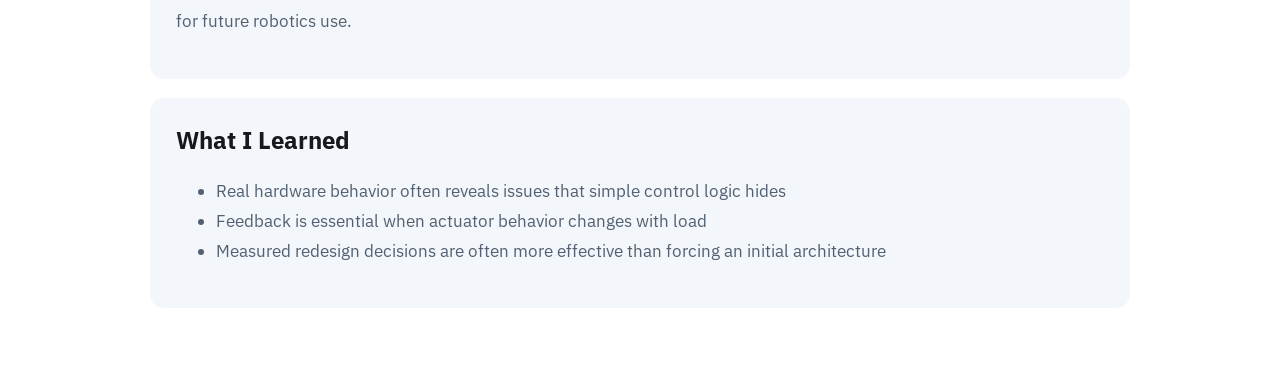
<file: projects/stm32-actuator.html>
<!DOCTYPE html>
<html lang="en">
<head>
  <meta charset="UTF-8" />
  <meta name="viewport" content="width=device-width, initial-scale=1.0" />
  <title>STM32 Actuator Controller | Jacob Yoon</title>
  <link rel="preconnect" href="https://fonts.googleapis.com" />
  <link rel="preconnect" href="https://fonts.gstatic.com" crossorigin />
  <link
    href="https://fonts.googleapis.com/css2?family=IBM+Plex+Sans:wght@400;500;600;700&display=swap"
    rel="stylesheet"
  />
  <link rel="stylesheet" href="../style.css" />
</head>
<body>
  <header class="topbar">
    <div class="topbar-inner">
      <a class="topbar-brand" href="../index.html#projects">Jacob Yoon</a>
      <nav class="topbar-nav">
        <a href="../index.html#about">About</a>
        <a href="../index.html#projects">Projects</a>
        <a href="../index.html#experience">Experience</a>
        <a href="../Resume.pdf" target="_blank" rel="noreferrer">Resume</a>
      </nav>
    </div>
  </header>

  <main class="project-page">
    <section class="project-hero">
      <p class="project-kicker">Project Detail</p>
      <h1>STM32 Actuator Controller</h1>
      <p class="project-intro">
        A robotic gripper actuator controller built around STM32, redesigned
        from simple time-based control toward repeatable encoder-based
        position control.
      </p>
      <div class="project-actions">
        <a href="https://youtube.com/shorts/SIvFva_gntc" target="_blank" rel="noreferrer">Demo Video</a>
        <a href="github-link-soon" target="_blank" rel="noreferrer">Code</a>
        <a href="../index.html#projects">Back to Projects</a>
      </div>
    </section>

    <section class="detail-grid">
      <article class="detail-card">
        <h2>Goal</h2>
        <p>
          Design a controllable robotic gripper actuator using STM32 with
          real-time command input and position-based control.
        </p>
      </article>

      <article class="detail-card">
        <h2>Key Features</h2>
        <ul>
          <li>UART command interface with 1-byte interrupt handling</li>
          <li>PWM motor control with encoder feedback</li>
          <li>Home reference and software limits</li>
          <li>Closed-loop redesign for repeatable motion</li>
        </ul>
      </article>
    </section>

    <section class="detail-section">
      <h2>Overview</h2>
    
      <p>
        This project started with a time-based open-loop motor control approach.
        In testing, the same command duration produced different gripper motion
        because of load and friction, which made the system unreliable for
        repeatable actuation.
      </p>
      <p>
        I then redesigned the controller around encoder feedback so the system
        could compare target position against current position and converge more
        consistently to the desired state.
      </p>
    </section>

    <section class="detail-section">
      <h2>Portfolio Slides</h2>
      <img
        src="../images/stm32-overview-slide.png"
        alt="STM32 actuator controller overview slide"
        class="detail-image"
      />
      <img
        src="../images/stm32-engineering-process-slide.png"
        alt="STM32 engineering process slide"
        class="detail-image"
      />
      <img
        src="../images/stm32-debugging-slide.png"
        alt="STM32 debugging and decision slide"
        class="detail-image"
      />
      
    </section>

    <section class="detail-section">
      <h2>Engineering Process</h2>
      <ul>
        <li>Initial system used time-based open-loop control for simplicity</li>
        <li>Repeated tests showed about 597 to 711 encoder counts for the same 500 ms command</li>
        <li>This represented roughly 17% variation and showed the limits of open-loop control</li>
        <li>The system was redesigned to use encoder counts as feedback for target-based motion</li>
      </ul>
    </section>

    <section class="detail-section">
      <h2>Debugging and Decision</h2>
      <div class="detail-grid">
        <article class="detail-card">
          <h3>Open-loop Result</h3>
          <ul>
            <li>Simple implementation and fast early testing</li>
            <li>Position changed depending on load and friction</li>
            <li>Could not guarantee consistent motion</li>
          </ul>
        </article>

        <article class="detail-card">
          <h3>Closed-loop Result</h3>
          <ul>
            <li>Target position around +/-2100 to +/-2200 counts</li>
            <li>Typical error around +/-20 to +/-40 counts</li>
            <li>Worst-case error around +/-100 counts</li>
          </ul>
        </article>
      </div>
      <p>
        Overall, the redesign improved positioning consistency by roughly 4 to 5
        times and made the actuator much more reliable for future robotics use.
      </p>
    </section>

    <section class="detail-section">
      <h2>What I Learned</h2>
      <ul>
        <li>Real hardware behavior often reveals issues that simple control logic hides</li>
        <li>Feedback is essential when actuator behavior changes with load</li>
        <li>Measured redesign decisions are often more effective than forcing an initial architecture</li>
      </ul>
    </section>
  </main>
</body>
</html>
</file>
<file: style.css>
:root {
  --bg: #ffffff;
  --panel: #f3f6fa;
  --panel-strong: #e9eef5;
  --text: #16181b;
  --muted: #526071;
  --line: rgba(17, 24, 39, 0.1);
  --accent: #4f7ea8;
}

* {
  box-sizing: border-box;
}

html {
  scroll-behavior: smooth;
}

body {
  margin: 0;
  font-family: "IBM Plex Sans", sans-serif;
  background: var(--bg);
  color: var(--text);
}

a {
  color: inherit;
  text-decoration: none;
}

.topbar {
  position: sticky;
  top: 0;
  z-index: 20;
  background: rgba(248, 248, 246, 0.96);
  border-bottom: 1px solid var(--line);
}

.topbar-inner {
  width: min(1180px, calc(100% - 2rem));
  margin: 0 auto;
  display: flex;
  align-items: center;
  justify-content: space-between;
  gap: 1rem;
  min-height: 72px;
}

.topbar-brand {
  font-size: 1.6rem;
  font-weight: 700;
}

.topbar-nav {
  display: flex;
  flex-wrap: wrap;
  gap: 2rem;
}

.topbar-nav a {
  color: var(--muted);
}

.topbar-nav a:hover,
.topbar-nav a:focus-visible,
.sidebar-links a:hover,
.sidebar-links a:focus-visible,
.project-actions a:hover,
.project-actions a:focus-visible {
  color: var(--text);
}

.layout {
  width: min(1180px, calc(100% - 2rem));
  margin: 0 auto;
  display: grid;
  grid-template-columns: 240px minmax(0, 1fr);
  gap: 3rem;
  padding: 2rem 0 4rem;
}

.sidebar {
  position: sticky;
  top: 98px;
  align-self: start;
}

.profile-image {
  width: 100%;
  max-width: 110px;
  aspect-ratio: 1 / 1;
  object-fit: cover;
  border-radius: 999px;
  border: 1px solid var(--line);
  display: block;
  margin-bottom: 1rem;
}

.sidebar h1 {
  margin: 0;
  font-size: 2rem;
  line-height: 1.1;
}

.sidebar-role,
.sidebar-subrole {
  color: var(--muted);
  margin: 0.45rem 0 0;
  line-height: 1.5;
}

.sidebar-links {
  display: grid;
  gap: 0.75rem;
  margin-top: 1.75rem;
  padding-top: 1.5rem;
  border-top: 1px solid var(--line);
}

.sidebar-links p,
.sidebar-links a {
  margin: 0;
  color: var(--muted);
}

.content {
  min-width: 0;
}

.section {
  padding: 0 0 3.25rem;
  border-bottom: 1px solid var(--line);
  margin-bottom: 2.5rem;
}

.section:last-child {
  border-bottom: 0;
  margin-bottom: 0;
}

.section h2 {
  margin: 0 0 1.25rem;
  font-size: 2.5rem;
  line-height: 1.1;
}

.lead,
.section p,
.section li,
.experience-meta span {
  color: var(--muted);
  font-size: 1.05rem;
  line-height: 1.8;
}

.tag-list {
  display: flex;
  flex-wrap: wrap;
  gap: 0.75rem;
}

.tag-list span {
  padding: 0.55rem 0.85rem;
  border: 1px solid var(--line);
  border-radius: 999px;
  color: var(--text);
  background: transparent;
}

.course-list {
  display: grid;
  gap: 0.9rem;
}

.course-item {
  background: var(--panel);
  border-radius: 12px;
  padding: 0.9rem 1rem;
}

.course-item summary {
  cursor: pointer;
  list-style: none;
  color: var(--accent);
  font-weight: 600;
}

.course-item summary::-webkit-details-marker {
  display: none;
}

.course-item p {
  margin: 0.8rem 0 0;
}

.project-entry,
.experience-entry {
  background: var(--panel);
  border-radius: 14px;
  padding: 1.4rem;
}

.project-entry + .project-entry,
.experience-entry + .experience-entry {
  margin-top: 1.2rem;
}

.project-image {
  width: 100%;
  max-height: 320px;
  object-fit: cover;
  display: block;
  border-radius: 10px;
  border: 1px solid var(--line);
  margin-bottom: 1rem;
}

.project-body h3,
.experience-body h3 {
  margin: 0 0 0.7rem;
  font-size: 1.45rem;
}

.project-body p,
.experience-body p {
  margin: 0;
}

.project-body ul {
  margin: 0.9rem 0 0;
  padding-left: 1.15rem;
}

.project-actions {
  display: flex;
  flex-wrap: wrap;
  gap: 0.8rem;
  margin-top: 1.15rem;
}

.project-actions a {
  display: inline-flex;
  align-items: center;
  padding: 0.65rem 0.9rem;
  border: 1px solid transparent;
  border-radius: 10px;
  color: #ffffff;
  background: var(--accent);
  font-weight: 600;
}

.experience-entry {
  display: grid;
  grid-template-columns: 220px minmax(0, 1fr);
  gap: 1.25rem;
}

.experience-meta {
  display: grid;
  gap: 0.35rem;
  padding-right: 1rem;
  border-right: 1px solid var(--line);
}

.experience-meta strong {
  font-size: 1rem;
}

.project-page {
  width: min(980px, calc(100% - 2rem));
  margin: 0 auto;
  padding: 2rem 0 4rem;
}

.project-hero,
.detail-card,
.detail-section {
  background: var(--panel);
  border-radius: 14px;
}

.project-hero,
.detail-section {
  padding: 1.6rem;
}

.project-kicker {
  margin: 0 0 0.5rem;
  color: var(--accent);
  font-size: 0.9rem;
  font-weight: 600;
  letter-spacing: 0.04em;
  text-transform: uppercase;
}

.project-hero h1 {
  margin: 0;
  font-size: 2.7rem;
  line-height: 1.1;
}

.project-intro,
.detail-section p,
.detail-section li,
.detail-card p,
.detail-card li {
  color: var(--muted);
  font-size: 1.05rem;
  line-height: 1.8;
}

.detail-grid {
  display: grid;
  grid-template-columns: repeat(2, minmax(0, 1fr));
  gap: 1.2rem;
  margin-top: 1.2rem;
}

.detail-card {
  padding: 1.4rem;
}

.detail-card h2,
.detail-card h3,
.detail-section h2 {
  margin-top: 0;
}

.detail-section {
  margin-top: 1.2rem;
}

.detail-image {
  width: 100%;
  max-height: 480px;
  object-fit: cover;
  display: block;
  border-radius: 10px;
  border: 1px solid var(--line);
  margin: 1rem 0 1.2rem;
}

@media (max-width: 900px) {
  .layout,
  .experience-entry,
  .detail-grid {
    grid-template-columns: 1fr;
  }

  .sidebar {
    position: static;
  }

  .experience-meta {
    border-right: 0;
    border-bottom: 1px solid var(--line);
    padding-right: 0;
    padding-bottom: 1rem;
  }
}

@media (max-width: 700px) {
  .topbar-inner {
    align-items: flex-start;
    flex-direction: column;
    padding: 0.9rem 0;
  }

  .topbar-nav {
    gap: 1rem;
  }

  .layout {
    width: min(100%, calc(100% - 1rem));
    gap: 2rem;
    padding-top: 1.25rem;
  }

  .section h2 {
    font-size: 2rem;
  }

  .project-hero h1 {
    font-size: 2.1rem;
  }
}
</file>
